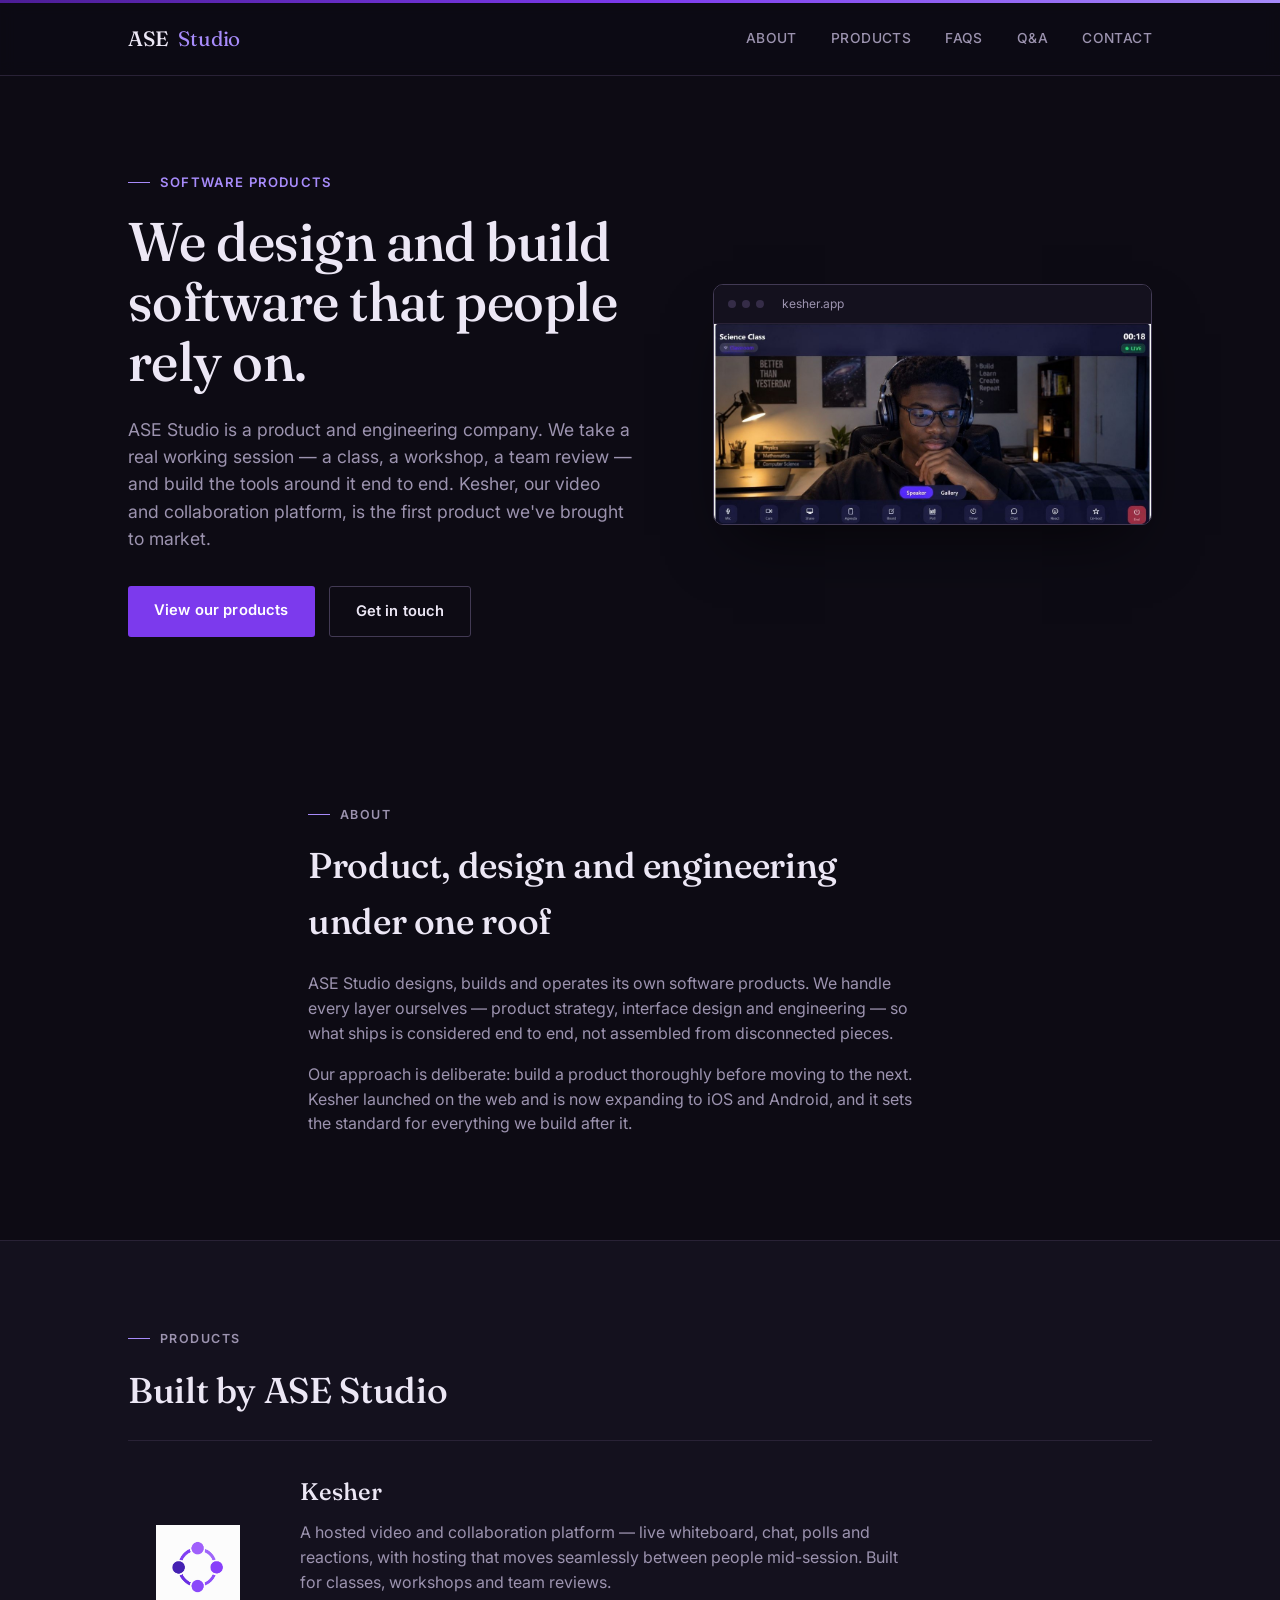
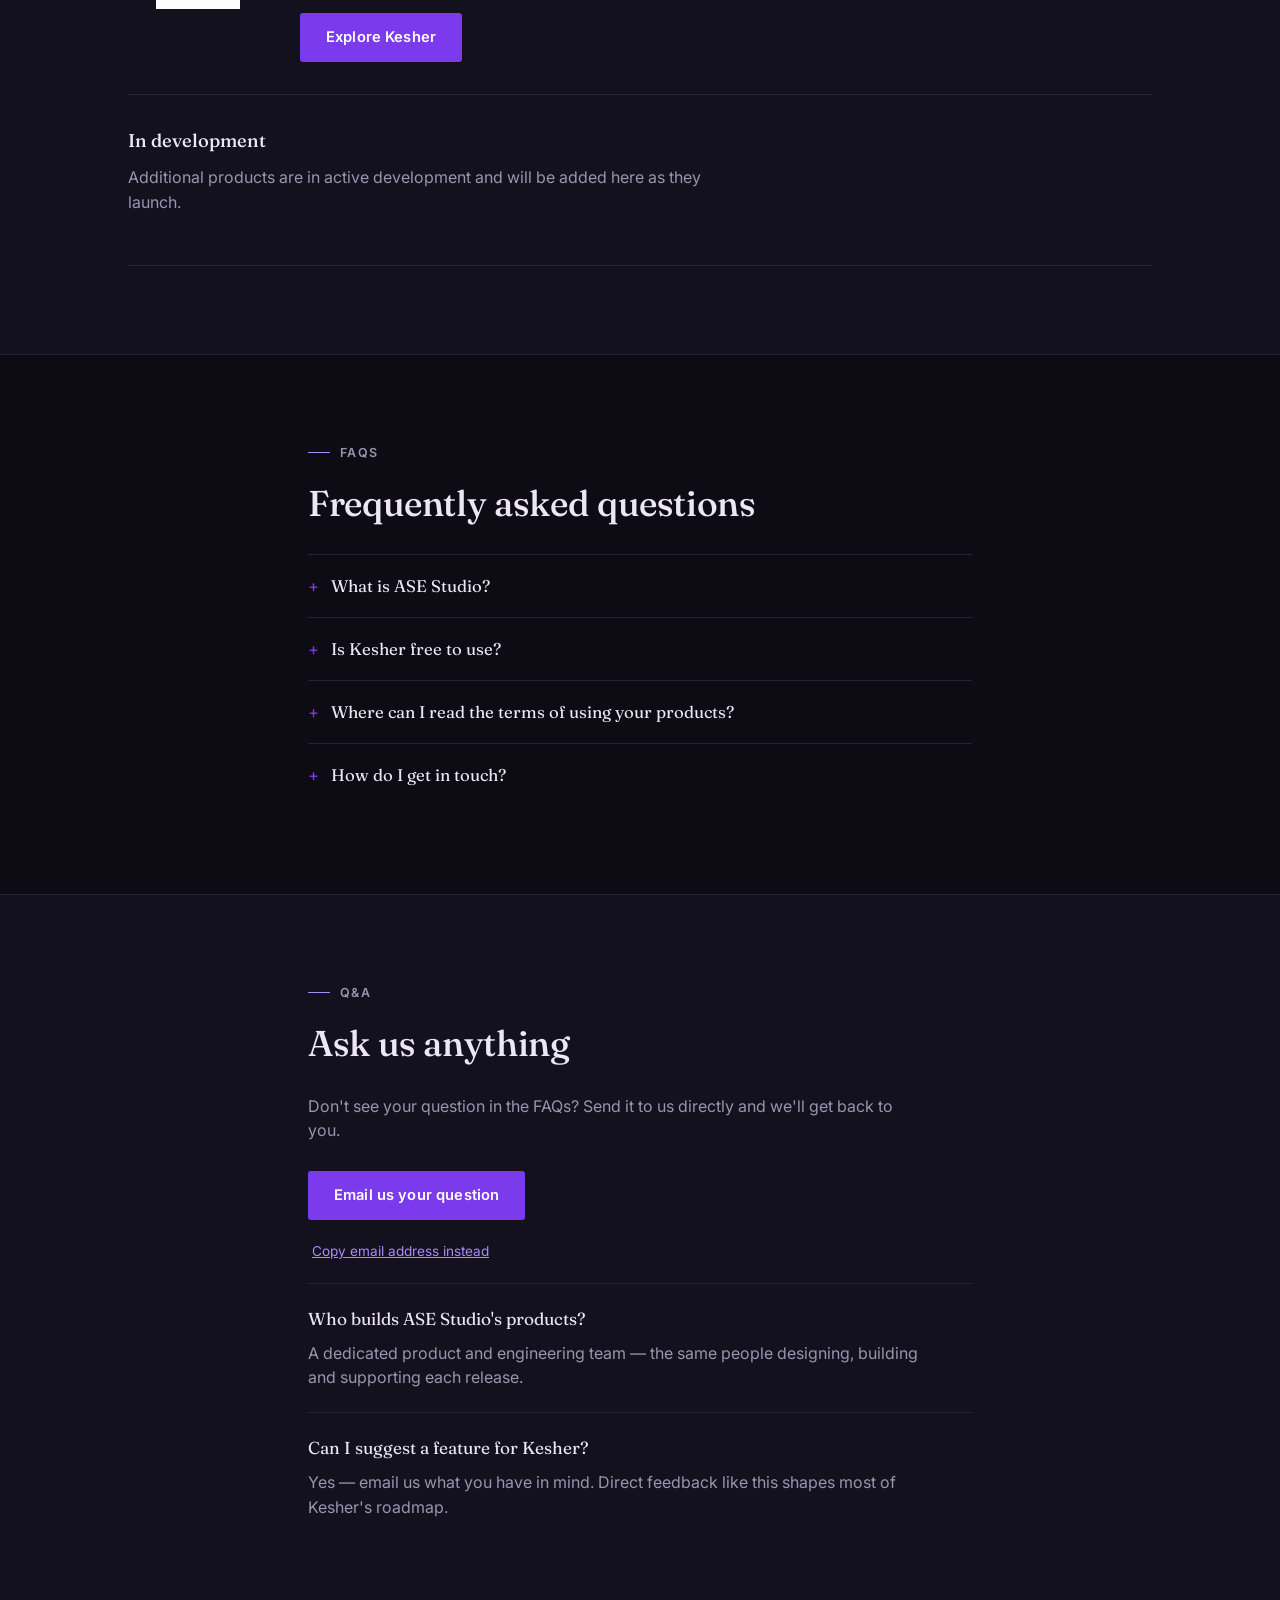
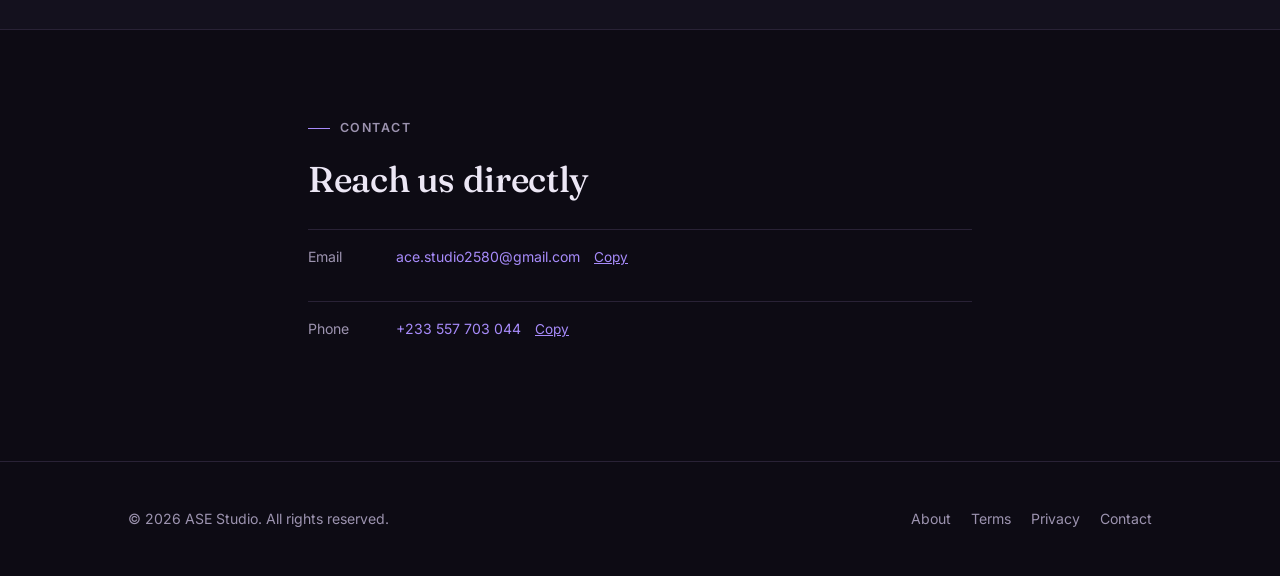
<file: index.html>
<!DOCTYPE html>
<html lang="en">
<head>
<meta charset="UTF-8">
<meta name="viewport" content="width=device-width, initial-scale=1.0">
<title>ASE Studio</title>
<meta name="description" content="ASE Studio is a software studio building focused products, starting with Kesher, a video and collaboration app for hosted sessions.">
<link rel="preconnect" href="https://fonts.googleapis.com">
<link rel="preconnect" href="https://fonts.gstatic.com" crossorigin>
<link href="https://fonts.googleapis.com/css2?family=Fraunces:opsz,wght@9..144,400;9..144,500;9..144,600&family=Inter:wght@400;500;600&display=swap" rel="stylesheet">
<link rel="stylesheet" href="style.css">
</head>
<body>

<header class="site-header">
  <div class="wrap header-inner">
    <a href="#top" class="brand">ASE <span>Studio</span></a>
    <nav class="nav">
      <a href="#about">About</a>
      <a href="#products">Products</a>
      <a href="#faq">FAQs</a>
      <a href="#qa">Q&amp;A</a>
      <a href="#contact">Contact</a>
    </nav>
  </div>
</header>

<main id="top">

  <section class="hero">
    <div class="wrap hero-inner">
      <div class="hero-text">
        <p class="eyebrow">Software Products</p>
        <h1>We design and build software that people rely on.</h1>
        <p class="hero-sub">ASE Studio is a product and engineering company. We take a real working session — a class, a workshop, a team review — and build the tools around it end to end. Kesher, our video and collaboration platform, is the first product we've brought to market.</p>
        <div class="hero-actions">
          <a class="btn btn-primary" href="#products">View our products</a>
          <a class="btn btn-ghost" href="#contact">Get in touch</a>
        </div>
      </div>
      <div class="hero-graphic">
        <div class="device device-browser">
          <div class="device-chrome">
            <span class="dot"></span><span class="dot"></span><span class="dot"></span>
            <span class="device-url">kesher.app</span>
          </div>
          <img class="device-shot" src="shot-live-session.jpg" alt="Kesher live session screen, showing video, host controls and session tools">
        </div>
      </div>
    </div>
  </section>

  <section id="about" class="section">
    <div class="wrap narrow">
      <p class="section-label">About</p>
      <h2>Product, design and engineering under one roof</h2>
      <p>ASE Studio designs, builds and operates its own software products. We handle every layer ourselves — product strategy, interface design and engineering — so what ships is considered end to end, not assembled from disconnected pieces.</p>
      <p>Our approach is deliberate: build a product thoroughly before moving to the next. Kesher launched on the web and is now expanding to iOS and Android, and it sets the standard for everything we build after it.</p>
    </div>
  </section>

  <section id="products" class="section section-alt">
    <div class="wrap">
      <p class="section-label">Products</p>
      <h2>Built by ASE Studio</h2>

      <div class="product-card">
        <div class="product-card-media">
          <img src="logo.png" alt="Kesher logo" class="product-logo">
        </div>
        <div class="product-card-body">
          <h3>Kesher</h3>
          <p>A hosted video and collaboration platform — live whiteboard, chat, polls and reactions, with hosting that moves seamlessly between people mid-session. Built for classes, workshops and team reviews.</p>
          <a class="btn btn-primary" href="kesher.html">Explore Kesher</a>
        </div>
      </div>

      <div class="product-card product-card-muted">
        <div class="product-card-body">
          <h3>In development</h3>
          <p>Additional products are in active development and will be added here as they launch.</p>
        </div>
      </div>
    </div>
  </section>

  <section id="faq" class="section">
    <div class="wrap narrow">
      <p class="section-label">FAQs</p>
      <h2>Frequently asked questions</h2>
      <details class="faq-item">
        <summary>What is ASE Studio?</summary>
        <p>A product and engineering company that designs, builds and operates its own software. Kesher, our video and collaboration platform, is our first product.</p>
      </details>
      <details class="faq-item">
        <summary>Is Kesher free to use?</summary>
        <p>Yes, Kesher is available to use today on the web, with iOS and Android apps currently in progress.</p>
      </details>
      <details class="faq-item">
        <summary>Where can I read the terms of using your products?</summary>
        <p>Full terms are on the <a href="terms.html">Terms of Service</a> page, and our data practices are on the <a href="privacy.html">Privacy Policy</a> page.</p>
      </details>
      <details class="faq-item">
        <summary>How do I get in touch?</summary>
        <p>Email <a href="mailto:ace.studio2580@gmail.com">ace.studio2580@gmail.com</a> or call <a href="tel:+233557703044">+233 557 703 044</a> — details are in the Contact section below.</p>
      </details>
    </div>
  </section>

  <section id="qa" class="section section-alt">
    <div class="wrap narrow qa-section">
      <p class="section-label">Q&amp;A</p>
      <h2>Ask us anything</h2>
      <p>Don't see your question in the FAQs? Send it to us directly and we'll get back to you.</p>
      <a class="btn btn-primary" href="mailto:ace.studio2580@gmail.com?subject=Question%20for%20ASE%20Studio">Email us your question</a>
      <p style="margin-top:10px"><button class="copy-email" data-email="ace.studio2580@gmail.com" type="button">Copy email address instead</button></p>

      <div class="qa-item">
        <p class="q">Who builds ASE Studio's products?</p>
        <p>A dedicated product and engineering team — the same people designing, building and supporting each release.</p>
      </div>
      <div class="qa-item">
        <p class="q">Can I suggest a feature for Kesher?</p>
        <p>Yes — email us what you have in mind. Direct feedback like this shapes most of Kesher's roadmap.</p>
      </div>
    </div>
  </section>

  <section id="contact" class="section">
    <div class="wrap narrow">
      <p class="section-label">Contact</p>
      <h2>Reach us directly</h2>
      <p class="contact-line"><span>Email</span><span class="contact-line-actions"><a href="mailto:ace.studio2580@gmail.com">ace.studio2580@gmail.com</a><button class="copy-email" data-email="ace.studio2580@gmail.com" type="button">Copy</button></span></p>
      <p class="contact-line"><span>Phone</span><span class="contact-line-actions"><a href="tel:+233557703044">+233 557 703 044</a><button class="copy-email" data-email="+233 557 703 044" type="button">Copy</button></span></p>
    </div>
  </section>

</main>

<footer class="site-footer">
  <div class="wrap footer-inner">
    <p>&copy; 2026 ASE Studio. All rights reserved.</p>
    <nav class="footer-nav">
      <a href="#about">About</a>
      <a href="terms.html">Terms</a>
      <a href="privacy.html">Privacy</a>
      <a href="#contact">Contact</a>
    </nav>
  </div>
</footer>

<script src="app.js"></script>
</body>
</html>
</file>
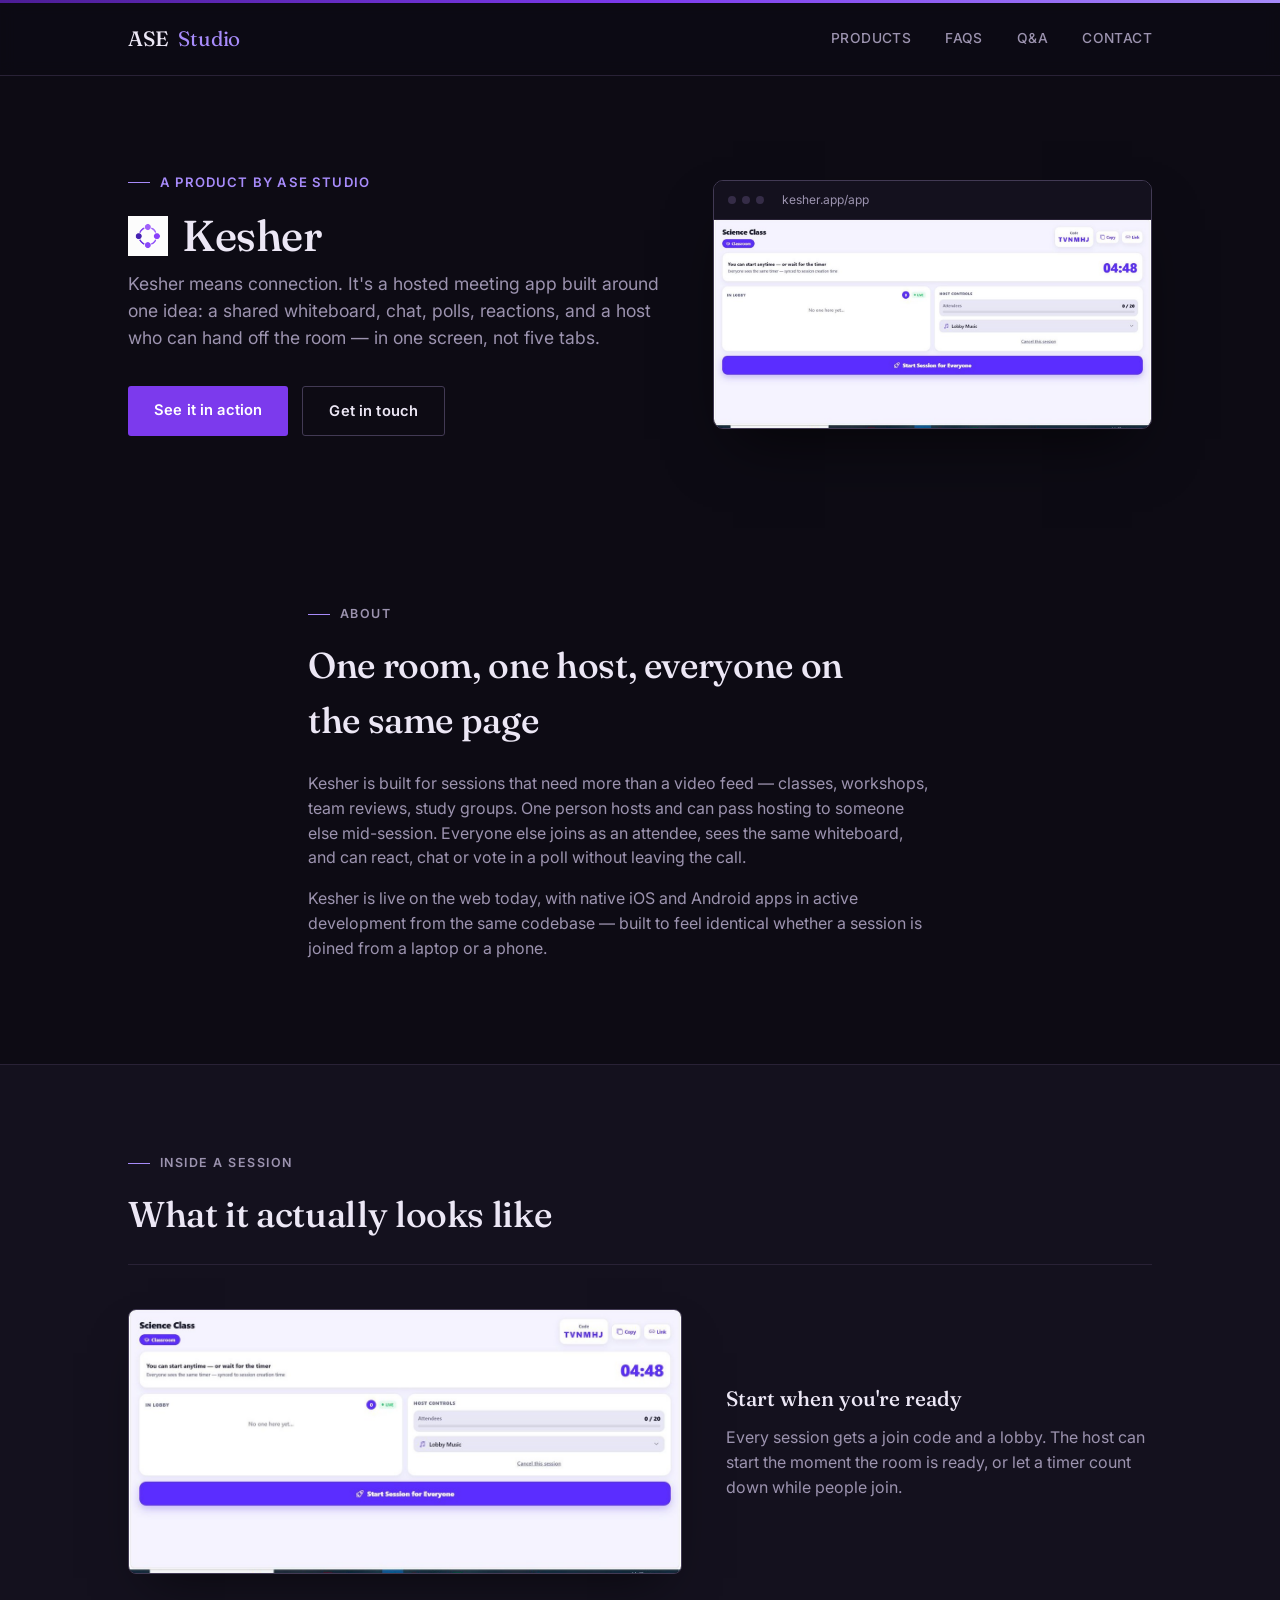
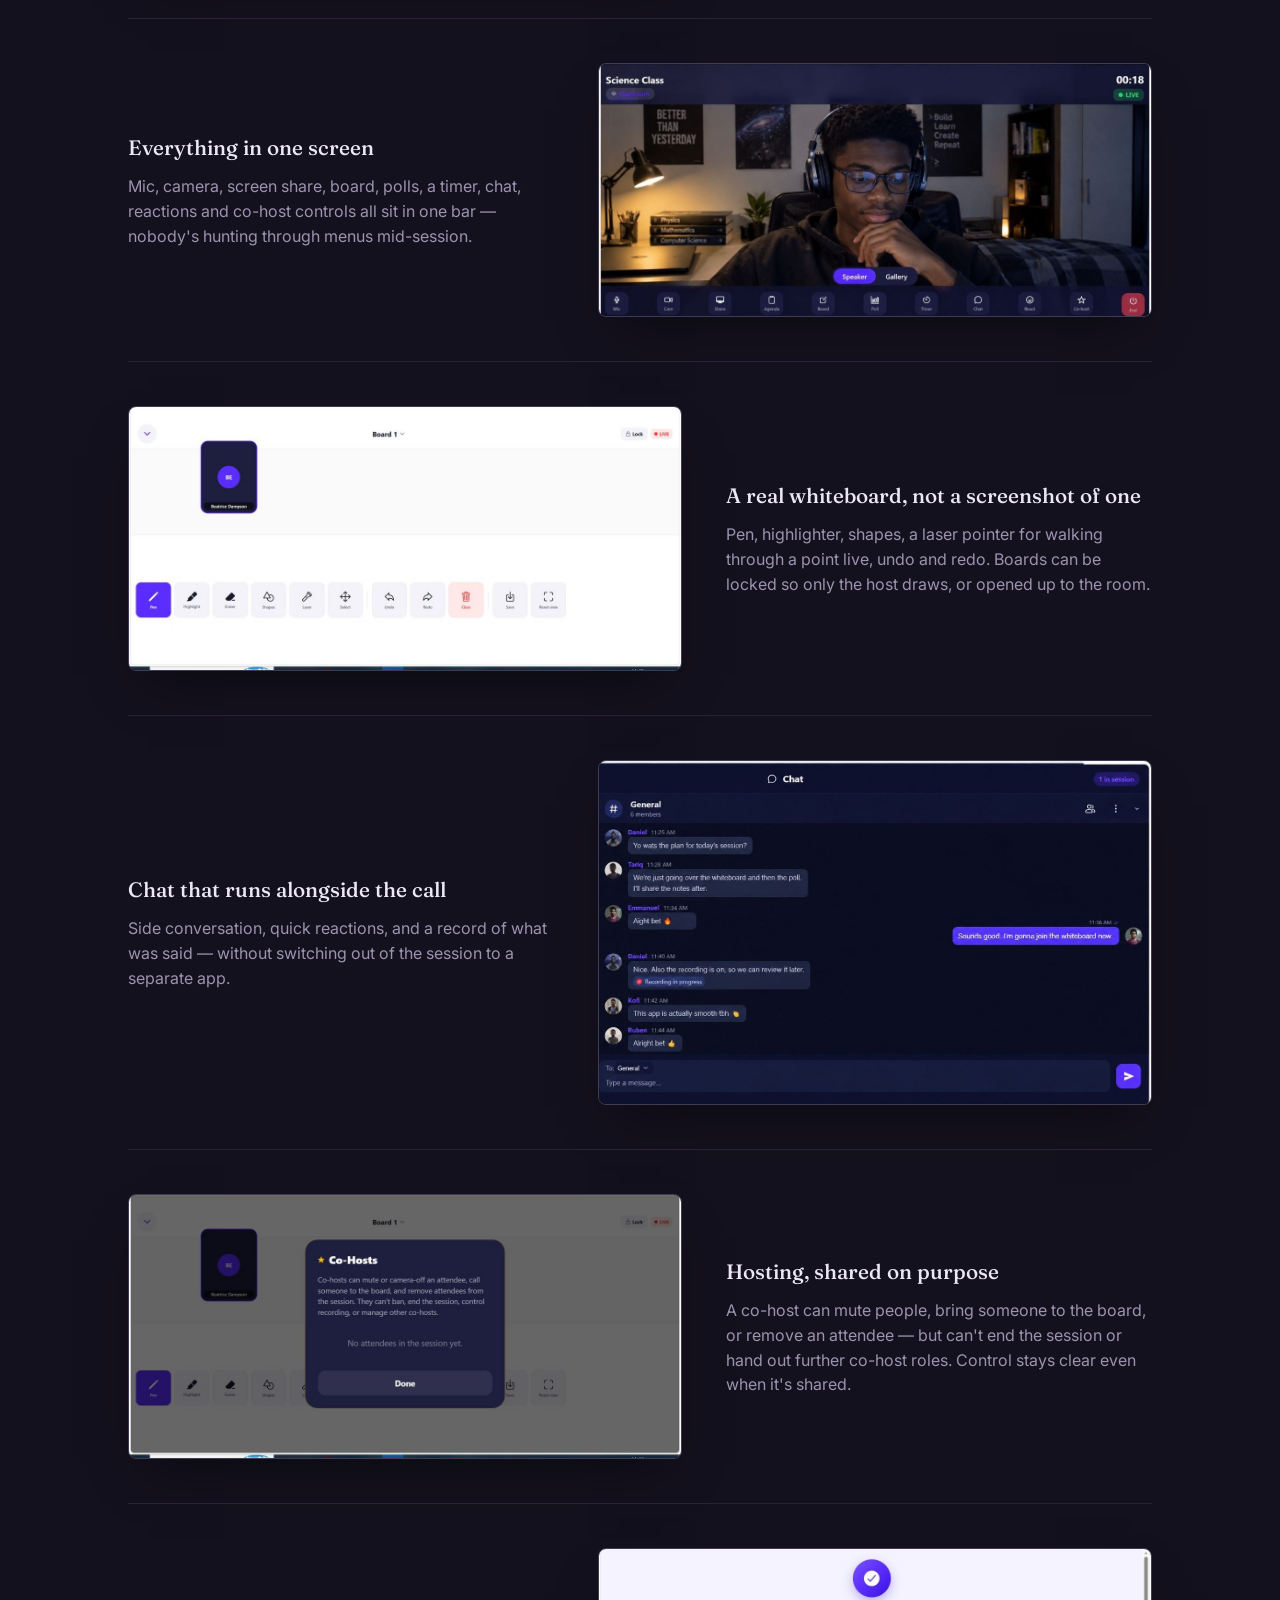
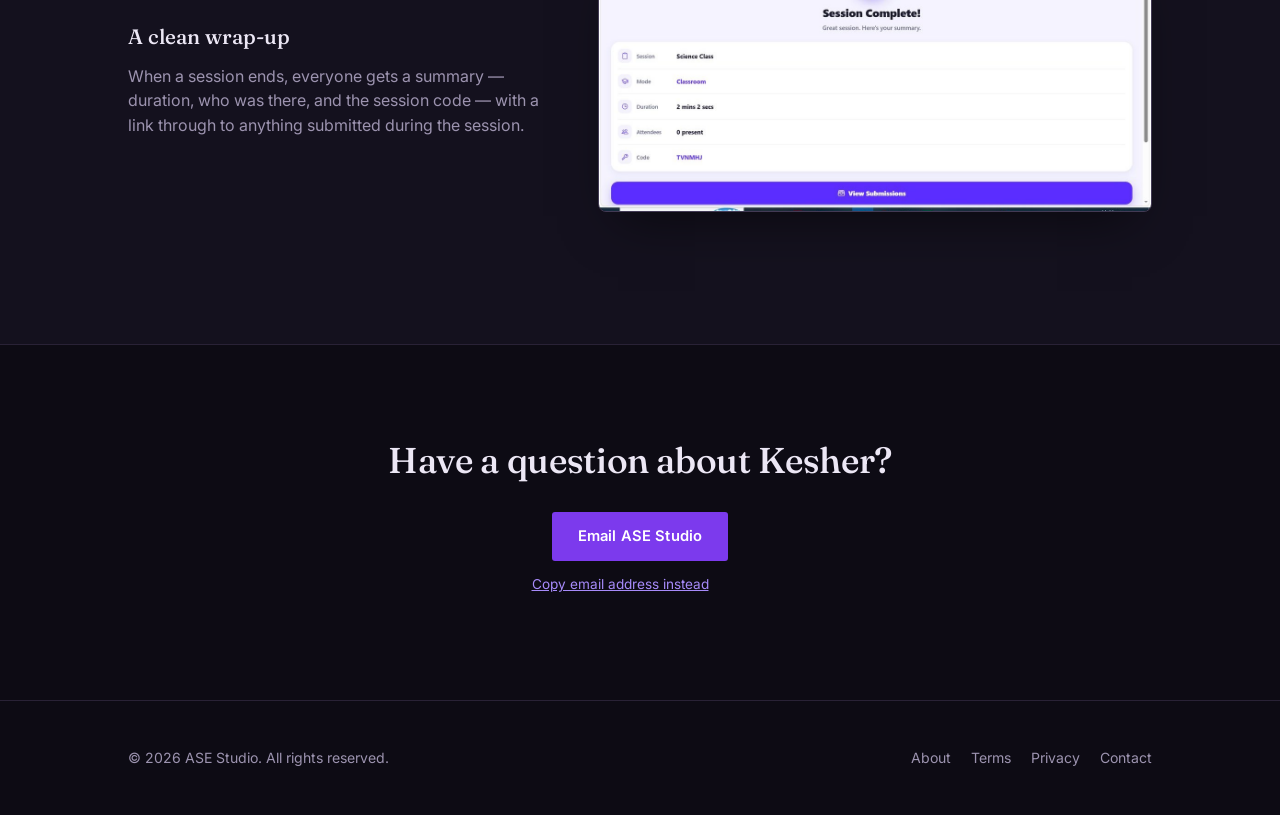
<file: kesher.html>
<!DOCTYPE html>
<html lang="en">
<head>
<meta charset="UTF-8">
<meta name="viewport" content="width=device-width, initial-scale=1.0">
<title>Kesher — a product by ASE Studio</title>
<meta name="description" content="Kesher is a video and collaboration app for hosted sessions — live whiteboards, chat, polls and reactions, on web with iOS and Android in progress.">
<link rel="preconnect" href="https://fonts.googleapis.com">
<link rel="preconnect" href="https://fonts.gstatic.com" crossorigin>
<link href="https://fonts.googleapis.com/css2?family=Fraunces:opsz,wght@9..144,400;9..144,500;9..144,600&family=Inter:wght@400;500;600&display=swap" rel="stylesheet">
<link rel="stylesheet" href="style.css">
</head>
<body>

<header class="site-header">
  <div class="wrap header-inner">
    <a href="index.html" class="brand">ASE <span>Studio</span></a>
    <nav class="nav">
      <a href="index.html#products">Products</a>
      <a href="index.html#faq">FAQs</a>
      <a href="index.html#qa">Q&amp;A</a>
      <a href="index.html#contact">Contact</a>
    </nav>
  </div>
</header>

<main>

  <section class="hero hero-product">
    <div class="wrap hero-inner">
      <div class="hero-text">
        <p class="eyebrow">A product by ASE Studio</p>
        <div class="product-title">
          <img src="logo.png" alt="" class="product-title-mark">
          <h1>Kesher</h1>
        </div>
        <p class="hero-sub">Kesher means connection. It's a hosted meeting app built around one idea: a shared whiteboard, chat, polls, reactions, and a host who can hand off the room — in one screen, not five tabs.</p>
        <div class="hero-actions">
          <a class="btn btn-primary" href="#gallery">See it in action</a>
          <a class="btn btn-ghost" href="index.html#contact">Get in touch</a>
        </div>
      </div>
      <div class="hero-graphic">
        <div class="device device-browser">
          <div class="device-chrome">
            <span class="dot"></span><span class="dot"></span><span class="dot"></span>
            <span class="device-url">kesher.app/app</span>
          </div>
          <img class="device-shot" src="shot-lobby.jpg" alt="Kesher lobby screen before a session starts">
        </div>
      </div>
    </div>
  </section>

  <section class="section">
    <div class="wrap narrow">
      <p class="section-label">About</p>
      <h2>One room, one host, everyone on the same page</h2>
      <p>Kesher is built for sessions that need more than a video feed — classes, workshops, team reviews, study groups. One person hosts and can pass hosting to someone else mid-session. Everyone else joins as an attendee, sees the same whiteboard, and can react, chat or vote in a poll without leaving the call.</p>
      <p>Kesher is live on the web today, with native iOS and Android apps in active development from the same codebase — built to feel identical whether a session is joined from a laptop or a phone.</p>
    </div>
  </section>

  <section id="gallery" class="section section-alt">
    <div class="wrap">
      <p class="section-label">Inside a session</p>
      <h2>What it actually looks like</h2>

      <div class="shot-row">
        <img src="shot-lobby.jpg" alt="Lobby screen — host starts the session when ready, attendees wait to join" class="shot">
        <div class="shot-copy">
          <h3>Start when you're ready</h3>
          <p>Every session gets a join code and a lobby. The host can start the moment the room is ready, or let a timer count down while people join.</p>
        </div>
      </div>

      <div class="shot-row shot-row-reverse">
        <img src="shot-live-session.jpg" alt="Live session screen with video, mic, camera, whiteboard, poll, timer, chat, react and co-host controls" class="shot">
        <div class="shot-copy">
          <h3>Everything in one screen</h3>
          <p>Mic, camera, screen share, board, polls, a timer, chat, reactions and co-host controls all sit in one bar — nobody's hunting through menus mid-session.</p>
        </div>
      </div>

      <div class="shot-row">
        <img src="shot-whiteboard.jpg" alt="Shared whiteboard with pen, highlight, eraser, shapes, laser and selection tools" class="shot">
        <div class="shot-copy">
          <h3>A real whiteboard, not a screenshot of one</h3>
          <p>Pen, highlighter, shapes, a laser pointer for walking through a point live, undo and redo. Boards can be locked so only the host draws, or opened up to the room.</p>
        </div>
      </div>

      <div class="shot-row shot-row-reverse">
        <img src="shot-chat.jpg" alt="Session chat panel showing a group conversation alongside the call" class="shot">
        <div class="shot-copy">
          <h3>Chat that runs alongside the call</h3>
          <p>Side conversation, quick reactions, and a record of what was said — without switching out of the session to a separate app.</p>
        </div>
      </div>

      <div class="shot-row">
        <img src="shot-cohosts-modal.jpg" alt="Co-hosts explainer modal describing what a co-host can and can't do" class="shot">
        <div class="shot-copy">
          <h3>Hosting, shared on purpose</h3>
          <p>A co-host can mute people, bring someone to the board, or remove an attendee — but can't end the session or hand out further co-host roles. Control stays clear even when it's shared.</p>
        </div>
      </div>

      <div class="shot-row shot-row-reverse">
        <img src="shot-session-complete.jpg" alt="Session complete summary screen showing duration, attendee count and session code" class="shot">
        <div class="shot-copy">
          <h3>A clean wrap-up</h3>
          <p>When a session ends, everyone gets a summary — duration, who was there, and the session code — with a link through to anything submitted during the session.</p>
        </div>
      </div>
    </div>
  </section>

  <section class="section cta-band">
    <div class="wrap narrow" style="text-align:center">
      <h2>Have a question about Kesher?</h2>
      <a class="btn btn-primary" href="mailto:ace.studio2580@gmail.com?subject=Question%20about%20Kesher">Email ASE Studio</a>
      <p style="margin-top:10px"><button class="copy-email" data-email="ace.studio2580@gmail.com" type="button">Copy email address instead</button></p>
    </div>
  </section>

</main>

<footer class="site-footer">
  <div class="wrap footer-inner">
    <p>&copy; 2026 ASE Studio. All rights reserved.</p>
    <nav class="footer-nav">
      <a href="index.html#about">About</a>
      <a href="terms.html">Terms</a>
      <a href="privacy.html">Privacy</a>
      <a href="index.html#contact">Contact</a>
    </nav>
  </div>
</footer>

<script src="app.js"></script>
</body>
</html>
</file>
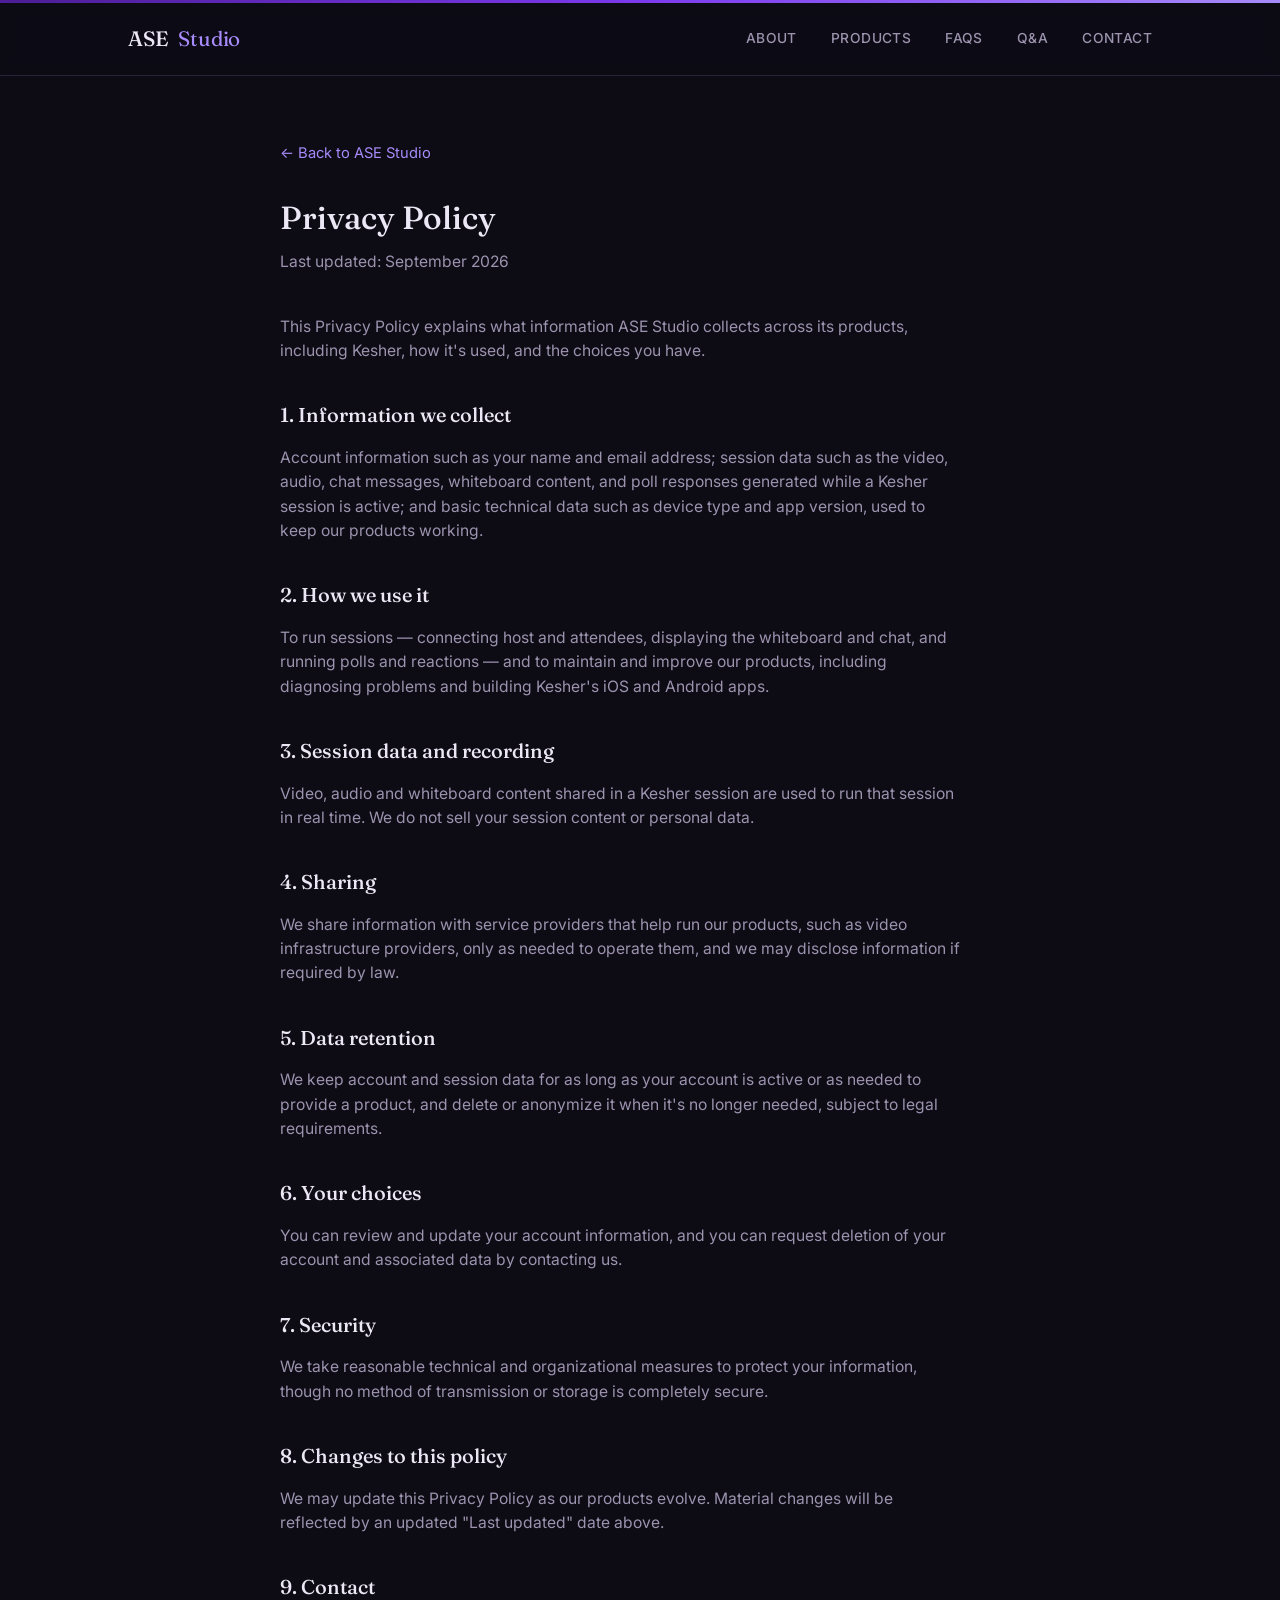
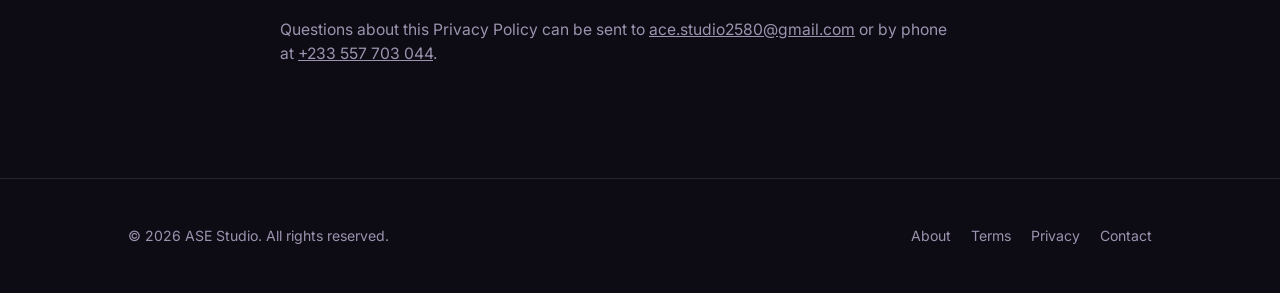
<file: privacy.html>
<!DOCTYPE html>
<html lang="en">
<head>
<meta charset="UTF-8">
<meta name="viewport" content="width=device-width, initial-scale=1.0">
<title>Privacy Policy — ASE Studio</title>
<link rel="preconnect" href="https://fonts.googleapis.com">
<link rel="preconnect" href="https://fonts.gstatic.com" crossorigin>
<link href="https://fonts.googleapis.com/css2?family=Fraunces:opsz,wght@9..144,400;9..144,500;9..144,600&family=Inter:wght@400;500;600&display=swap" rel="stylesheet">
<link rel="stylesheet" href="style.css">
</head>
<body>

<header class="site-header">
  <div class="wrap header-inner">
    <a href="index.html" class="brand">ASE <span>Studio</span></a>
    <nav class="nav">
      <a href="index.html#about">About</a>
      <a href="index.html#products">Products</a>
      <a href="index.html#faq">FAQs</a>
      <a href="index.html#qa">Q&amp;A</a>
      <a href="index.html#contact">Contact</a>
    </nav>
  </div>
</header>

<main class="wrap narrow doc-page">
  <a class="back-link" href="index.html">&larr; Back to ASE Studio</a>
  <h1>Privacy Policy</h1>
  <p class="doc-updated">Last updated: September 2026</p>

  <p>This Privacy Policy explains what information ASE Studio collects across its products, including Kesher, how it's used, and the choices you have.</p>

  <h2>1. Information we collect</h2>
  <p>Account information such as your name and email address; session data such as the video, audio, chat messages, whiteboard content, and poll responses generated while a Kesher session is active; and basic technical data such as device type and app version, used to keep our products working.</p>

  <h2>2. How we use it</h2>
  <p>To run sessions — connecting host and attendees, displaying the whiteboard and chat, and running polls and reactions — and to maintain and improve our products, including diagnosing problems and building Kesher's iOS and Android apps.</p>

  <h2>3. Session data and recording</h2>
  <p>Video, audio and whiteboard content shared in a Kesher session are used to run that session in real time. We do not sell your session content or personal data.</p>

  <h2>4. Sharing</h2>
  <p>We share information with service providers that help run our products, such as video infrastructure providers, only as needed to operate them, and we may disclose information if required by law.</p>

  <h2>5. Data retention</h2>
  <p>We keep account and session data for as long as your account is active or as needed to provide a product, and delete or anonymize it when it's no longer needed, subject to legal requirements.</p>

  <h2>6. Your choices</h2>
  <p>You can review and update your account information, and you can request deletion of your account and associated data by contacting us.</p>

  <h2>7. Security</h2>
  <p>We take reasonable technical and organizational measures to protect your information, though no method of transmission or storage is completely secure.</p>

  <h2>8. Changes to this policy</h2>
  <p>We may update this Privacy Policy as our products evolve. Material changes will be reflected by an updated "Last updated" date above.</p>

  <h2>9. Contact</h2>
  <p>Questions about this Privacy Policy can be sent to <a href="mailto:ace.studio2580@gmail.com">ace.studio2580@gmail.com</a> or by phone at <a href="tel:+233557703044">+233 557 703 044</a>.</p>
</main>

<footer class="site-footer">
  <div class="wrap footer-inner">
    <p>&copy; 2026 ASE Studio. All rights reserved.</p>
    <nav class="footer-nav">
      <a href="index.html#about">About</a>
      <a href="terms.html">Terms</a>
      <a href="privacy.html">Privacy</a>
      <a href="index.html#contact">Contact</a>
    </nav>
  </div>
</footer>

</body>
</html>
</file>
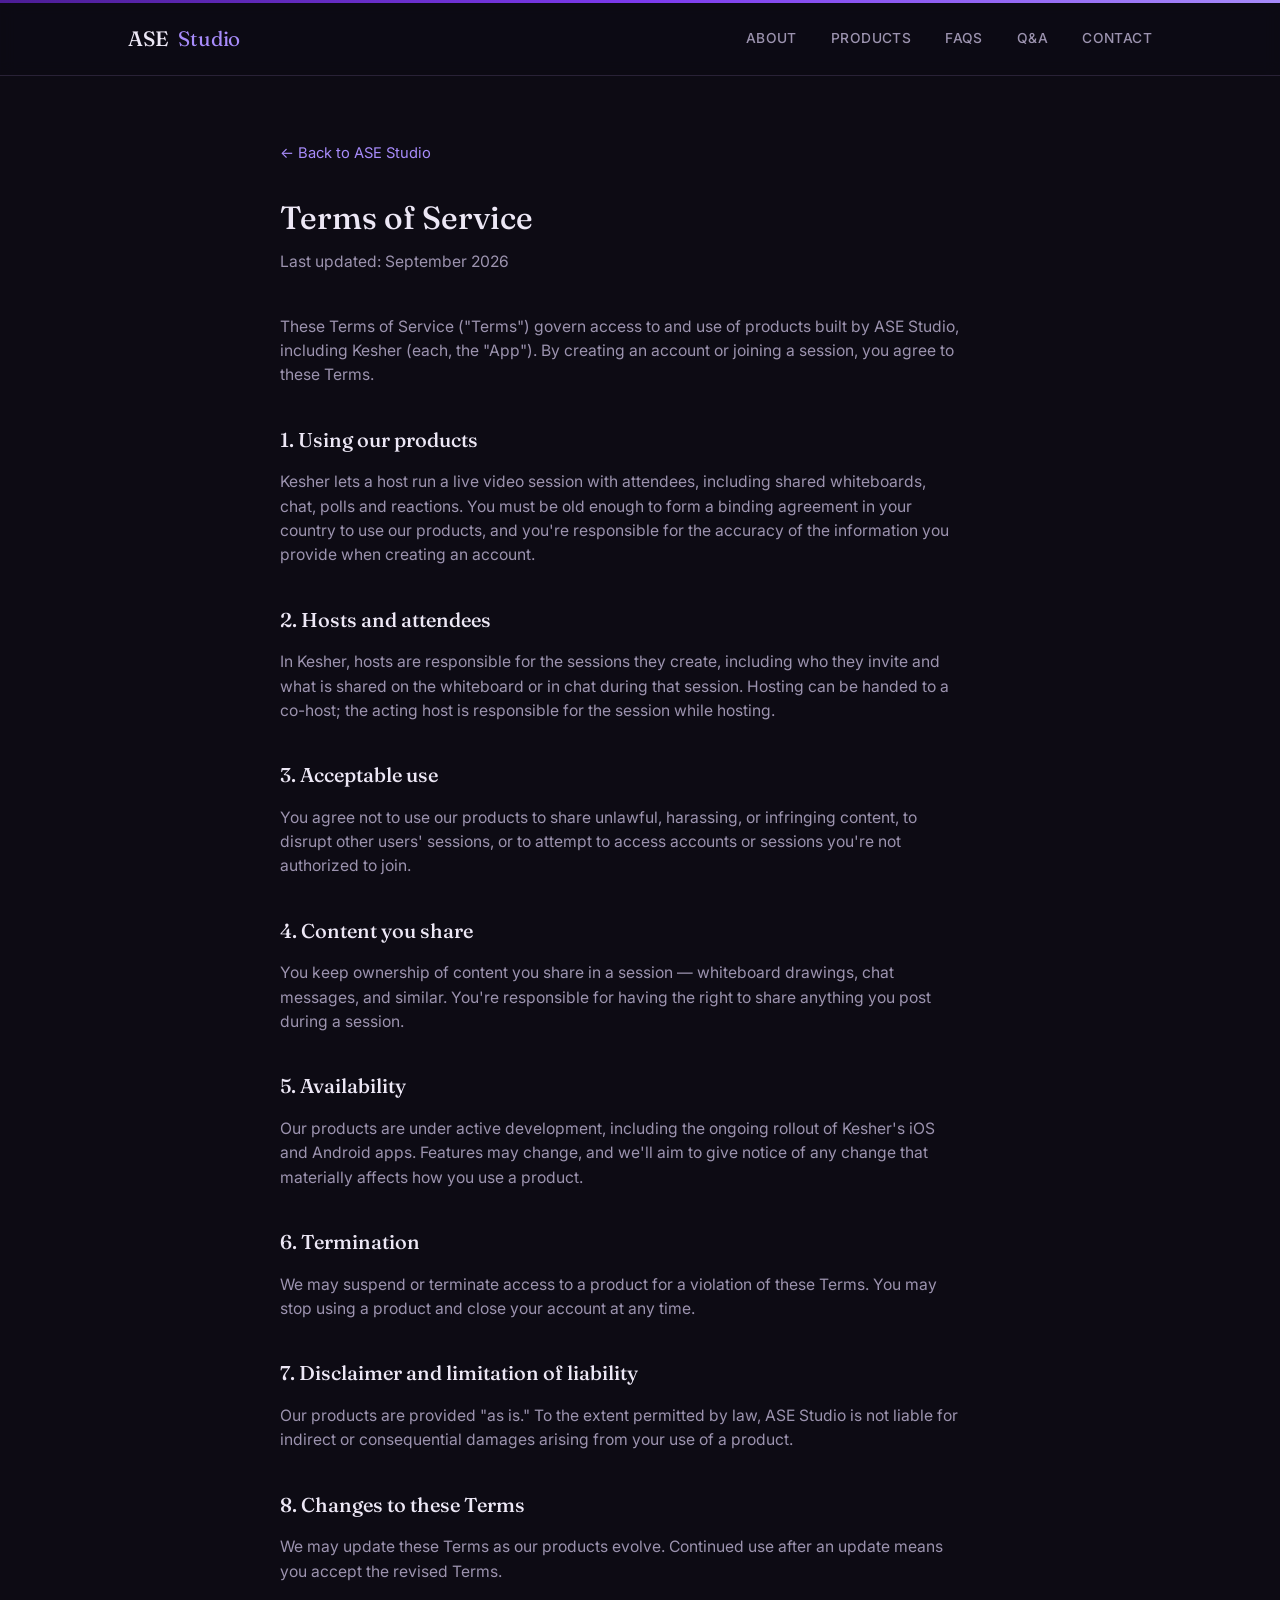
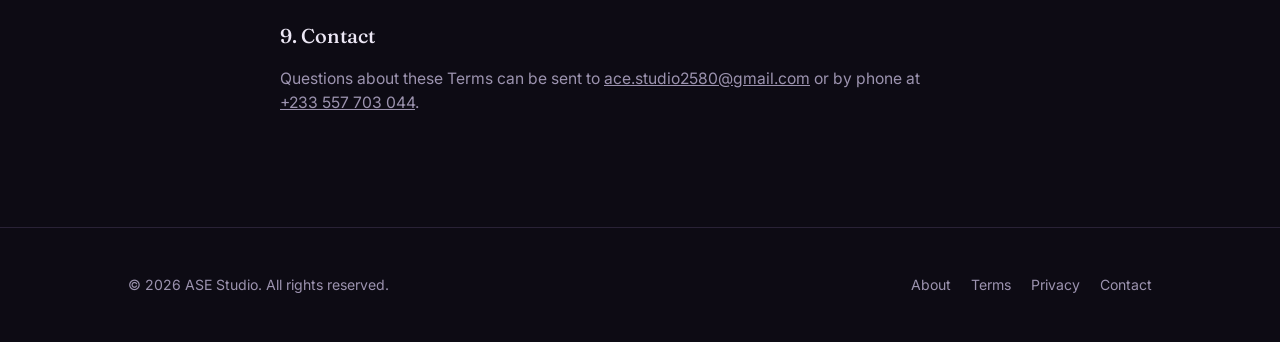
<file: terms.html>
<!DOCTYPE html>
<html lang="en">
<head>
<meta charset="UTF-8">
<meta name="viewport" content="width=device-width, initial-scale=1.0">
<title>Terms of Service — ASE Studio</title>
<link rel="preconnect" href="https://fonts.googleapis.com">
<link rel="preconnect" href="https://fonts.gstatic.com" crossorigin>
<link href="https://fonts.googleapis.com/css2?family=Fraunces:opsz,wght@9..144,400;9..144,500;9..144,600&family=Inter:wght@400;500;600&display=swap" rel="stylesheet">
<link rel="stylesheet" href="style.css">
</head>
<body>

<header class="site-header">
  <div class="wrap header-inner">
    <a href="index.html" class="brand">ASE <span>Studio</span></a>
    <nav class="nav">
      <a href="index.html#about">About</a>
      <a href="index.html#products">Products</a>
      <a href="index.html#faq">FAQs</a>
      <a href="index.html#qa">Q&amp;A</a>
      <a href="index.html#contact">Contact</a>
    </nav>
  </div>
</header>

<main class="wrap narrow doc-page">
  <a class="back-link" href="index.html">&larr; Back to ASE Studio</a>
  <h1>Terms of Service</h1>
  <p class="doc-updated">Last updated: September 2026</p>

  <p>These Terms of Service ("Terms") govern access to and use of products built by ASE Studio, including Kesher (each, the "App"). By creating an account or joining a session, you agree to these Terms.</p>

  <h2>1. Using our products</h2>
  <p>Kesher lets a host run a live video session with attendees, including shared whiteboards, chat, polls and reactions. You must be old enough to form a binding agreement in your country to use our products, and you're responsible for the accuracy of the information you provide when creating an account.</p>

  <h2>2. Hosts and attendees</h2>
  <p>In Kesher, hosts are responsible for the sessions they create, including who they invite and what is shared on the whiteboard or in chat during that session. Hosting can be handed to a co-host; the acting host is responsible for the session while hosting.</p>

  <h2>3. Acceptable use</h2>
  <p>You agree not to use our products to share unlawful, harassing, or infringing content, to disrupt other users' sessions, or to attempt to access accounts or sessions you're not authorized to join.</p>

  <h2>4. Content you share</h2>
  <p>You keep ownership of content you share in a session — whiteboard drawings, chat messages, and similar. You're responsible for having the right to share anything you post during a session.</p>

  <h2>5. Availability</h2>
  <p>Our products are under active development, including the ongoing rollout of Kesher's iOS and Android apps. Features may change, and we'll aim to give notice of any change that materially affects how you use a product.</p>

  <h2>6. Termination</h2>
  <p>We may suspend or terminate access to a product for a violation of these Terms. You may stop using a product and close your account at any time.</p>

  <h2>7. Disclaimer and limitation of liability</h2>
  <p>Our products are provided "as is." To the extent permitted by law, ASE Studio is not liable for indirect or consequential damages arising from your use of a product.</p>

  <h2>8. Changes to these Terms</h2>
  <p>We may update these Terms as our products evolve. Continued use after an update means you accept the revised Terms.</p>

  <h2>9. Contact</h2>
  <p>Questions about these Terms can be sent to <a href="mailto:ace.studio2580@gmail.com">ace.studio2580@gmail.com</a> or by phone at <a href="tel:+233557703044">+233 557 703 044</a>.</p>
</main>

<footer class="site-footer">
  <div class="wrap footer-inner">
    <p>&copy; 2026 ASE Studio. All rights reserved.</p>
    <nav class="footer-nav">
      <a href="index.html#about">About</a>
      <a href="terms.html">Terms</a>
      <a href="privacy.html">Privacy</a>
      <a href="index.html#contact">Contact</a>
    </nav>
  </div>
</footer>

</body>
</html>
</file>
<file: style.css>
:root {
  --bg: #0d0b14;
  --bg-panel: #14111e;
  --line: #292236;
  --line-bright: #423a54;
  --text: #ece7f5;
  --text-dim: #9c93af;
  --accent-warm: #7c3aed;
  --accent-cool: #a78bfa;
  --accent-deep: #4c1d95;
  --serif: 'Fraunces', Georgia, serif;
  --sans: 'Inter', -apple-system, BlinkMacSystemFont, 'Segoe UI', sans-serif;
}

* { box-sizing: border-box; }

html { scroll-behavior: smooth; }

body {
  margin: 0;
  background: var(--bg);
  color: var(--text);
  font-family: var(--sans);
  line-height: 1.55;
  -webkit-font-smoothing: antialiased;
}

a { color: inherit; }

.wrap {
  max-width: 1080px;
  margin: 0 auto;
  padding: 0 28px;
}

.narrow { max-width: 720px; }

/* Header */
.site-header {
  position: sticky;
  top: 0;
  z-index: 10;
  background: rgba(13, 11, 20, 0.9);
  backdrop-filter: blur(8px);
  border-bottom: 1px solid var(--line);
}

.site-header::before {
  content: '';
  display: block;
  height: 3px;
  background: linear-gradient(90deg, var(--accent-deep), var(--accent-warm), var(--accent-cool));
}

.header-inner {
  display: flex;
  align-items: center;
  justify-content: space-between;
  height: 72px;
}

.brand {
  display: flex;
  align-items: center;
  gap: 10px;
  font-family: var(--serif);
  font-size: 1.3rem;
  font-weight: 500;
  letter-spacing: -0.01em;
  text-decoration: none;
  color: var(--text);
}

.nav {
  display: flex;
  gap: 34px;
}

.nav a {
  text-decoration: none;
  color: var(--text-dim);
  font-size: 0.86rem;
  font-weight: 500;
  letter-spacing: 0.03em;
  text-transform: uppercase;
  transition: color 0.15s ease;
}

.nav a:hover { color: var(--text); }

/* Hero */
.hero { padding: 96px 0 80px; }

.hero-inner {
  display: grid;
  grid-template-columns: 1.1fr 0.9fr;
  gap: 48px;
  align-items: center;
}

.eyebrow {
  color: var(--accent-cool);
  font-size: 0.82rem;
  font-weight: 600;
  letter-spacing: 0.09em;
  text-transform: uppercase;
  margin: 0 0 20px;
  display: flex;
  align-items: center;
  gap: 10px;
}

.eyebrow::before {
  content: '';
  display: inline-block;
  width: 22px;
  height: 1px;
  background: var(--accent-cool);
}

.hero h1 {
  font-family: var(--serif);
  font-weight: 500;
  font-size: clamp(2.3rem, 4.4vw, 3.4rem);
  line-height: 1.1;
  letter-spacing: -0.01em;
  margin: 0 0 24px;
}

.hero-sub {
  color: var(--text-dim);
  font-size: 1.1rem;
  max-width: 46ch;
  margin: 0 0 34px;
}

.hero-actions { display: flex; gap: 14px; flex-wrap: wrap; }

.btn {
  display: inline-block;
  padding: 13px 26px;
  border-radius: 3px;
  text-decoration: none;
  font-size: 0.92rem;
  font-weight: 600;
  letter-spacing: 0.01em;
  transition: opacity 0.15s ease, transform 0.15s ease;
}

.btn:hover { opacity: 0.88; transform: translateY(-1px); }

.btn-primary {
  background: var(--accent-warm);
  color: #ffffff;
}

.btn-ghost {
  border: 1px solid var(--line-bright);
  color: var(--text);
}

.hero-graphic { display: flex; justify-content: center; }

/* Sections */
.section { padding: 88px 0; }

.section-alt {
  background: var(--bg-panel);
  border-top: 1px solid var(--line);
  border-bottom: 1px solid var(--line);
}

.section-label {
  color: var(--accent-cool);
  font-size: 0.78rem;
  font-weight: 600;
  letter-spacing: 0.12em;
  text-transform: uppercase;
  margin: 0 0 14px;
  display: flex;
  align-items: center;
  gap: 10px;
}

.section-label::before {
  content: '';
  display: inline-block;
  width: 22px;
  height: 1px;
  background: var(--accent-cool);
}

.section h2 {
  font-family: var(--serif);
  font-weight: 500;
  font-size: clamp(1.7rem, 2.8vw, 2.3rem);
  letter-spacing: -0.01em;
  margin: 0 0 22px;
  max-width: 24ch;
}

.section p { color: var(--text-dim); max-width: 62ch; }

/* Features */
.feature-grid {
  display: grid;
  grid-template-columns: repeat(2, 1fr);
  gap: 36px 40px;
  margin-top: 8px;
}

.feature { border-top: 1px solid var(--line); padding-top: 18px; }

.feature h3 {
  font-family: var(--serif);
  font-weight: 500;
  font-size: 1.15rem;
  margin: 0 0 8px;
  color: var(--text);
}

.feature p { margin: 0; font-size: 0.96rem; }

/* Updates / posts */
.post {
  border-top: 1px solid var(--line);
  padding: 26px 0;
}

.post:last-child { padding-bottom: 0; }

.post-date {
  color: var(--accent-warm);
  font-size: 0.85rem;
  margin: 0 0 6px;
}

.post h3 {
  font-family: var(--serif);
  font-weight: 500;
  font-size: 1.25rem;
  margin: 0 0 8px;
  color: var(--text);
}

.post p:last-child { margin: 0; }

/* Q&A */
.qa-item { border-top: 1px solid var(--line); padding: 22px 0; }

.qa-item .q {
  font-family: var(--serif);
  font-size: 1.08rem;
  color: var(--text);
  margin: 0 0 8px;
}

.qa-item p:last-child { margin: 0; }

/* FAQ */
.faq-item {
  border-top: 1px solid var(--line);
  padding: 18px 0;
}

.faq-item summary {
  cursor: pointer;
  font-family: var(--serif);
  font-size: 1.05rem;
  color: var(--text);
  list-style: none;
}

.faq-item summary::-webkit-details-marker { display: none; }

.faq-item summary::before {
  content: '+';
  color: var(--accent-warm);
  margin-right: 12px;
  font-family: var(--sans);
}

.faq-item[open] summary::before { content: '–'; }

.faq-item p {
  margin: 12px 0 0 24px;
  font-size: 0.96rem;
}

/* Contact */
.contact-line {
  display: flex;
  gap: 18px;
  align-items: baseline;
  border-top: 1px solid var(--line);
  padding: 16px 0;
  font-size: 1.05rem;
  max-width: none;
}

.contact-line span {
  color: var(--text-dim);
  min-width: 70px;
  font-size: 0.88rem;
}

.contact-line a { text-decoration: none; color: var(--accent-cool); }

/* Footer */
.site-footer { border-top: 1px solid var(--line); padding: 32px 0; }

.footer-inner {
  display: flex;
  justify-content: space-between;
  align-items: center;
  flex-wrap: wrap;
  gap: 16px;
  color: var(--text-dim);
  font-size: 0.88rem;
}

.footer-nav { display: flex; gap: 20px; }

.footer-nav a { text-decoration: none; color: var(--text-dim); }
.footer-nav a:hover { color: var(--text); }

/* Simple pages (terms/privacy) */
.doc-page { padding: 64px 0 96px; }

.doc-page h1 {
  font-family: var(--serif);
  font-weight: 500;
  font-size: 2rem;
  margin: 0 0 8px;
}

.doc-updated { color: var(--text-dim); font-size: 0.9rem; margin: 0 0 40px; }

.doc-page h2 {
  font-family: var(--serif);
  font-weight: 500;
  font-size: 1.25rem;
  margin: 36px 0 12px;
}

.doc-page p, .doc-page li { color: var(--text-dim); font-size: 0.98rem; max-width: 68ch; }

.back-link {
  display: inline-block;
  margin-bottom: 28px;
  color: var(--accent-cool);
  text-decoration: none;
  font-size: 0.92rem;
}

/* Brand wordmark */
.brand span { color: var(--accent-cool); font-weight: 400; }

/* ---- Device frame (holds a real screenshot) ---- */
.device {
  background: #0a0810;
  border: 1px solid var(--line-bright);
  border-radius: 10px;
  overflow: hidden;
  box-shadow: 0 30px 60px -20px rgba(0, 0, 0, 0.6);
}

.device-chrome {
  display: flex;
  align-items: center;
  gap: 6px;
  padding: 10px 14px;
  background: #14111e;
  border-bottom: 1px solid var(--line);
}

.device-chrome .dot {
  width: 8px;
  height: 8px;
  border-radius: 50%;
  background: #352c47;
}

.device-url {
  margin-left: 12px;
  font-size: 0.75rem;
  color: var(--text-dim);
  font-family: var(--sans);
}

.device-shot {
  display: block;
  width: 100%;
  height: auto;
}

.hero-product .hero-sub { max-width: 50ch; }

.product-title {
  display: flex;
  align-items: center;
  gap: 14px;
  margin-bottom: 10px;
}

.product-title-mark { width: 40px; height: 40px; }

.product-title h1 {
  font-family: var(--serif);
  font-weight: 500;
  font-size: clamp(2rem, 4vw, 2.7rem);
  margin: 0;
}

/* Product cards (Products section) */
.product-card {
  display: grid;
  grid-template-columns: 140px 1fr;
  gap: 32px;
  align-items: center;
  border-top: 1px solid var(--line);
  padding: 32px 0;
}

.product-card:last-child { border-bottom: 1px solid var(--line); }

.product-card-media {
  display: flex;
  align-items: center;
  justify-content: center;
}

.product-logo { width: 84px; height: 84px; }

.product-card-body h3 {
  font-family: var(--serif);
  font-weight: 500;
  font-size: 1.5rem;
  margin: 0 0 10px;
  color: var(--text);
}

.product-card-body p { margin: 0 0 18px; max-width: 60ch; }

.product-card-muted {
  grid-template-columns: 1fr;
  opacity: 0.75;
}

.product-card-muted h3 { font-size: 1.15rem; }

/* Screenshot gallery (Kesher product page) */
.shot-row {
  display: grid;
  grid-template-columns: 1.3fr 1fr;
  gap: 44px;
  align-items: center;
  border-top: 1px solid var(--line);
  padding: 44px 0;
}

.shot-row:first-child { border-top: none; padding-top: 8px; }

.shot-row-reverse { grid-template-columns: 1fr 1.3fr; }
.shot-row-reverse .shot { order: 2; }
.shot-row-reverse .shot-copy { order: 1; }

.shot {
  width: 100%;
  border-radius: 8px;
  border: 1px solid var(--line-bright);
  box-shadow: 0 24px 50px -20px rgba(0, 0, 0, 0.55);
}

.shot-copy h3 {
  font-family: var(--serif);
  font-weight: 500;
  font-size: 1.3rem;
  margin: 0 0 10px;
  color: var(--text);
}

.shot-copy p { margin: 0; }

.cta-band { text-align: center; }
.cta-band h2 { margin: 0 auto 24px; }

/* Q&A section */
.qa-section .btn { margin: 8px 0 8px; }
.qa-section > p:not(.section-label) { margin-bottom: 20px; }

/* Scroll reveal — one quiet pass, not per-card hover effects */
.reveal {
  opacity: 0;
  transform: translateY(14px);
  transition: opacity 0.6s ease, transform 0.6s ease;
}

.reveal.revealed { opacity: 1; transform: translateY(0); }

@media (prefers-reduced-motion: reduce) {
  .reveal { opacity: 1; transform: none; transition: none; }
}

/* Responsive */
@media (max-width: 760px) {
  .nav { display: none; }
  .hero-inner { grid-template-columns: 1fr; }
  .hero-graphic { order: -1; }
  .feature-grid { grid-template-columns: 1fr; }
  .product-card { grid-template-columns: 1fr; text-align: center; }
  .shot-row, .shot-row-reverse { grid-template-columns: 1fr; }
  .shot-row-reverse .shot, .shot-row-reverse .shot-copy { order: initial; }
}

/* Copy-email fallback link */
.copy-email {
  background: none;
  border: none;
  color: var(--accent-cool);
  font-family: var(--sans);
  font-size: 0.85rem;
  text-decoration: underline;
  cursor: pointer;
  padding: 0;
  margin-left: 4px;
}

.copy-email:hover { opacity: 0.85; }

.contact-line-actions { display: flex; align-items: baseline; gap: 10px; }
</file>
